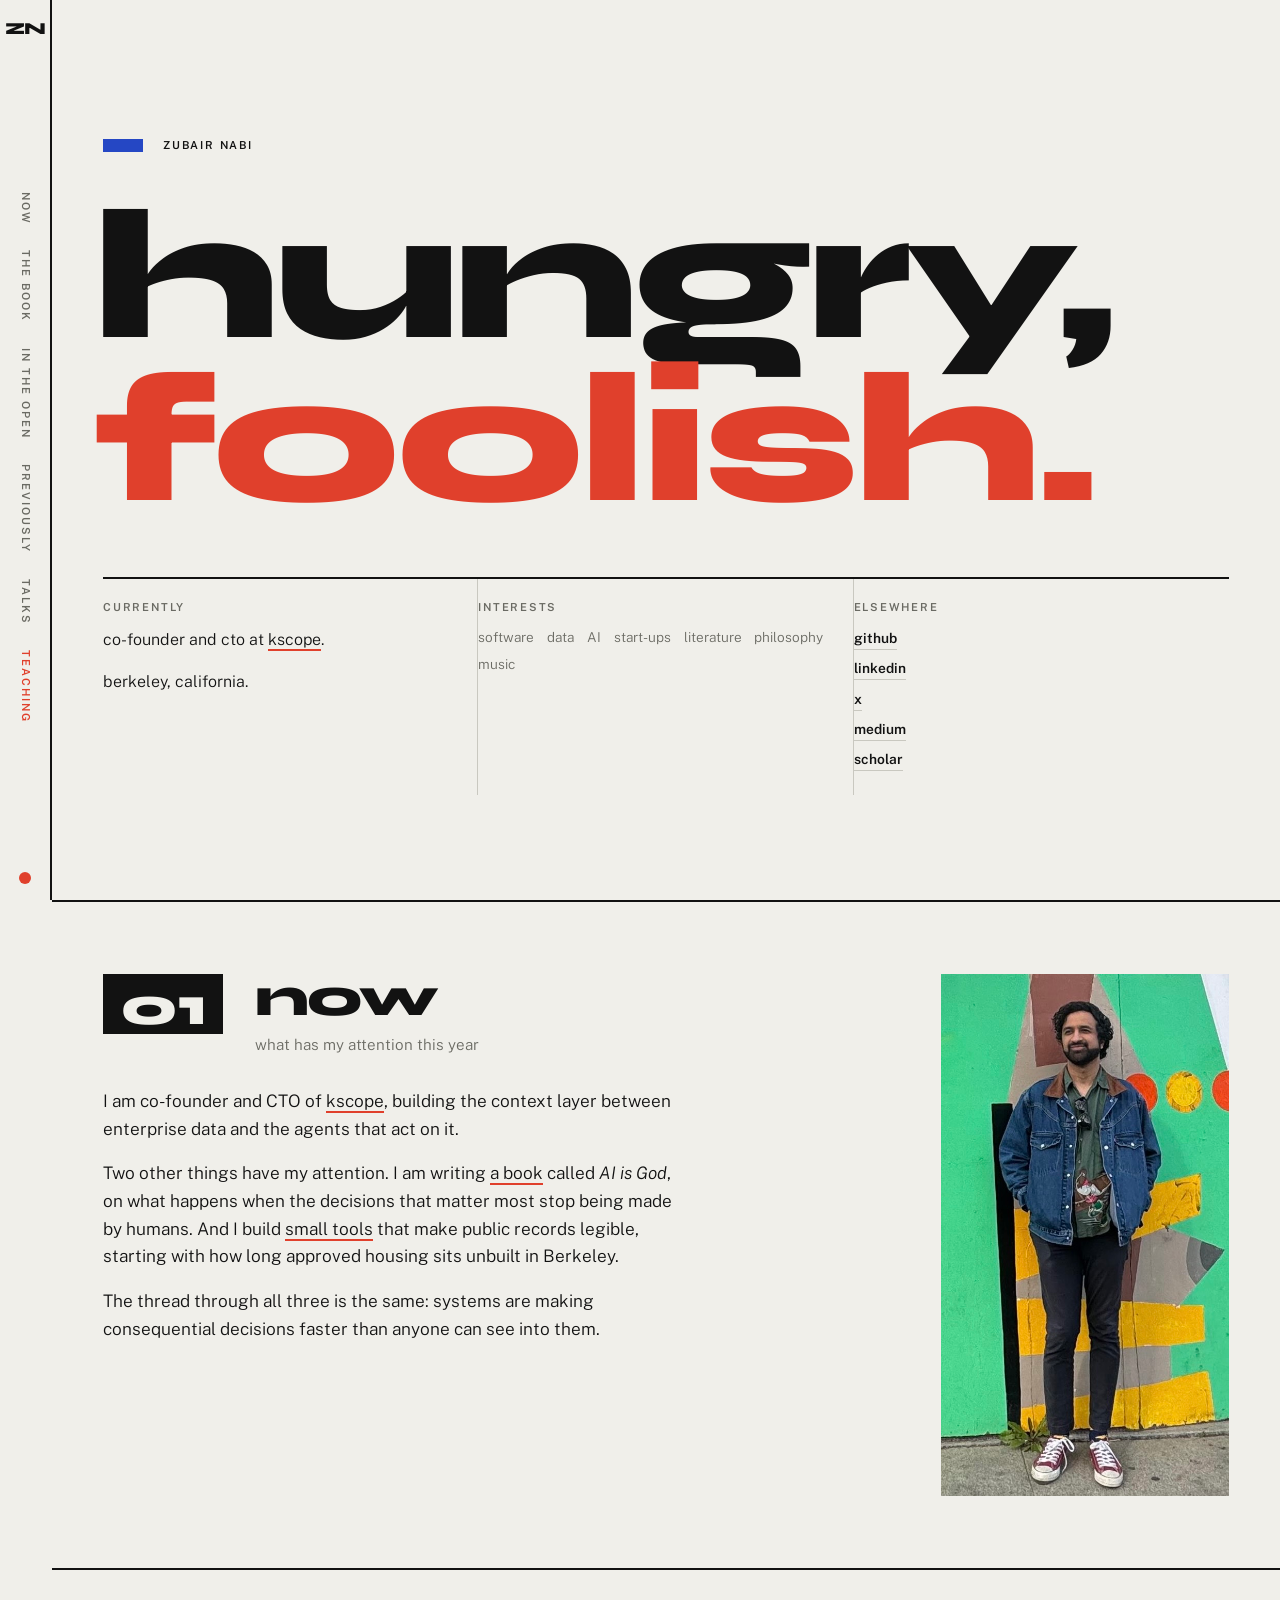
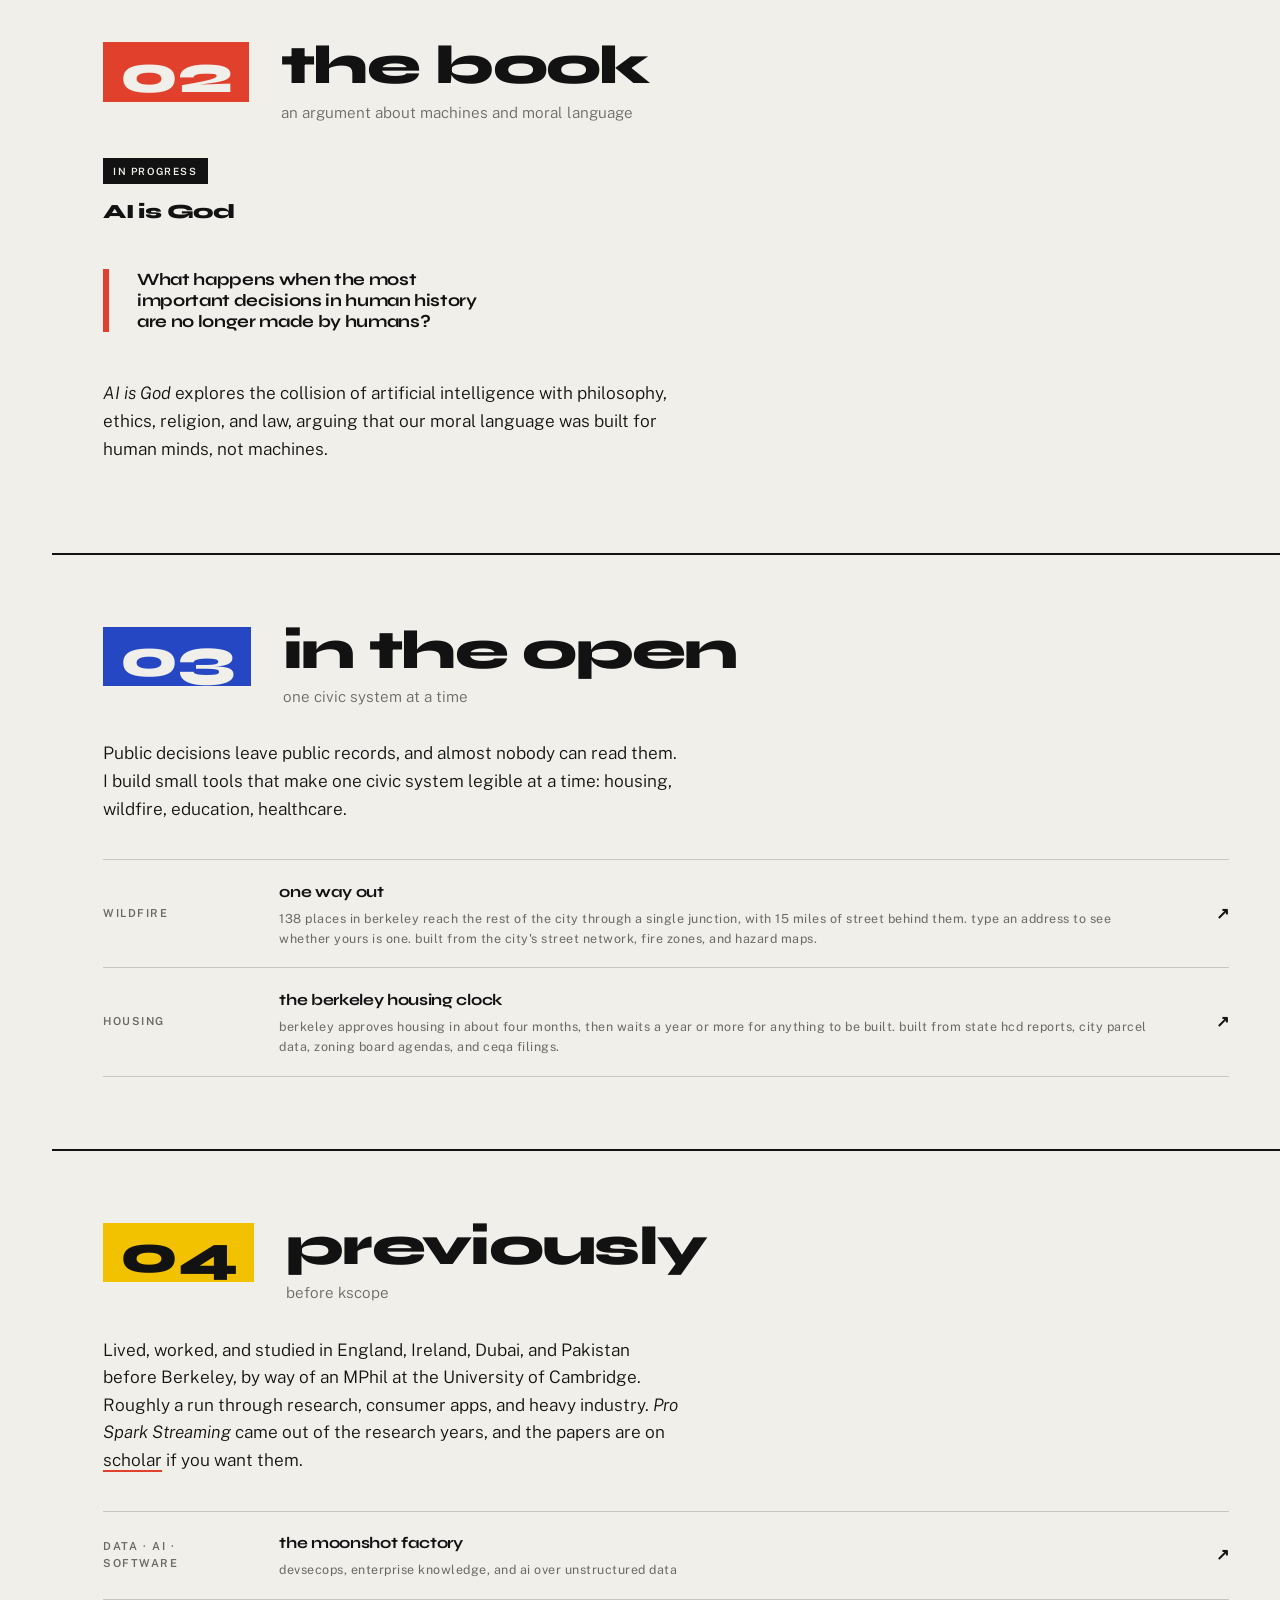
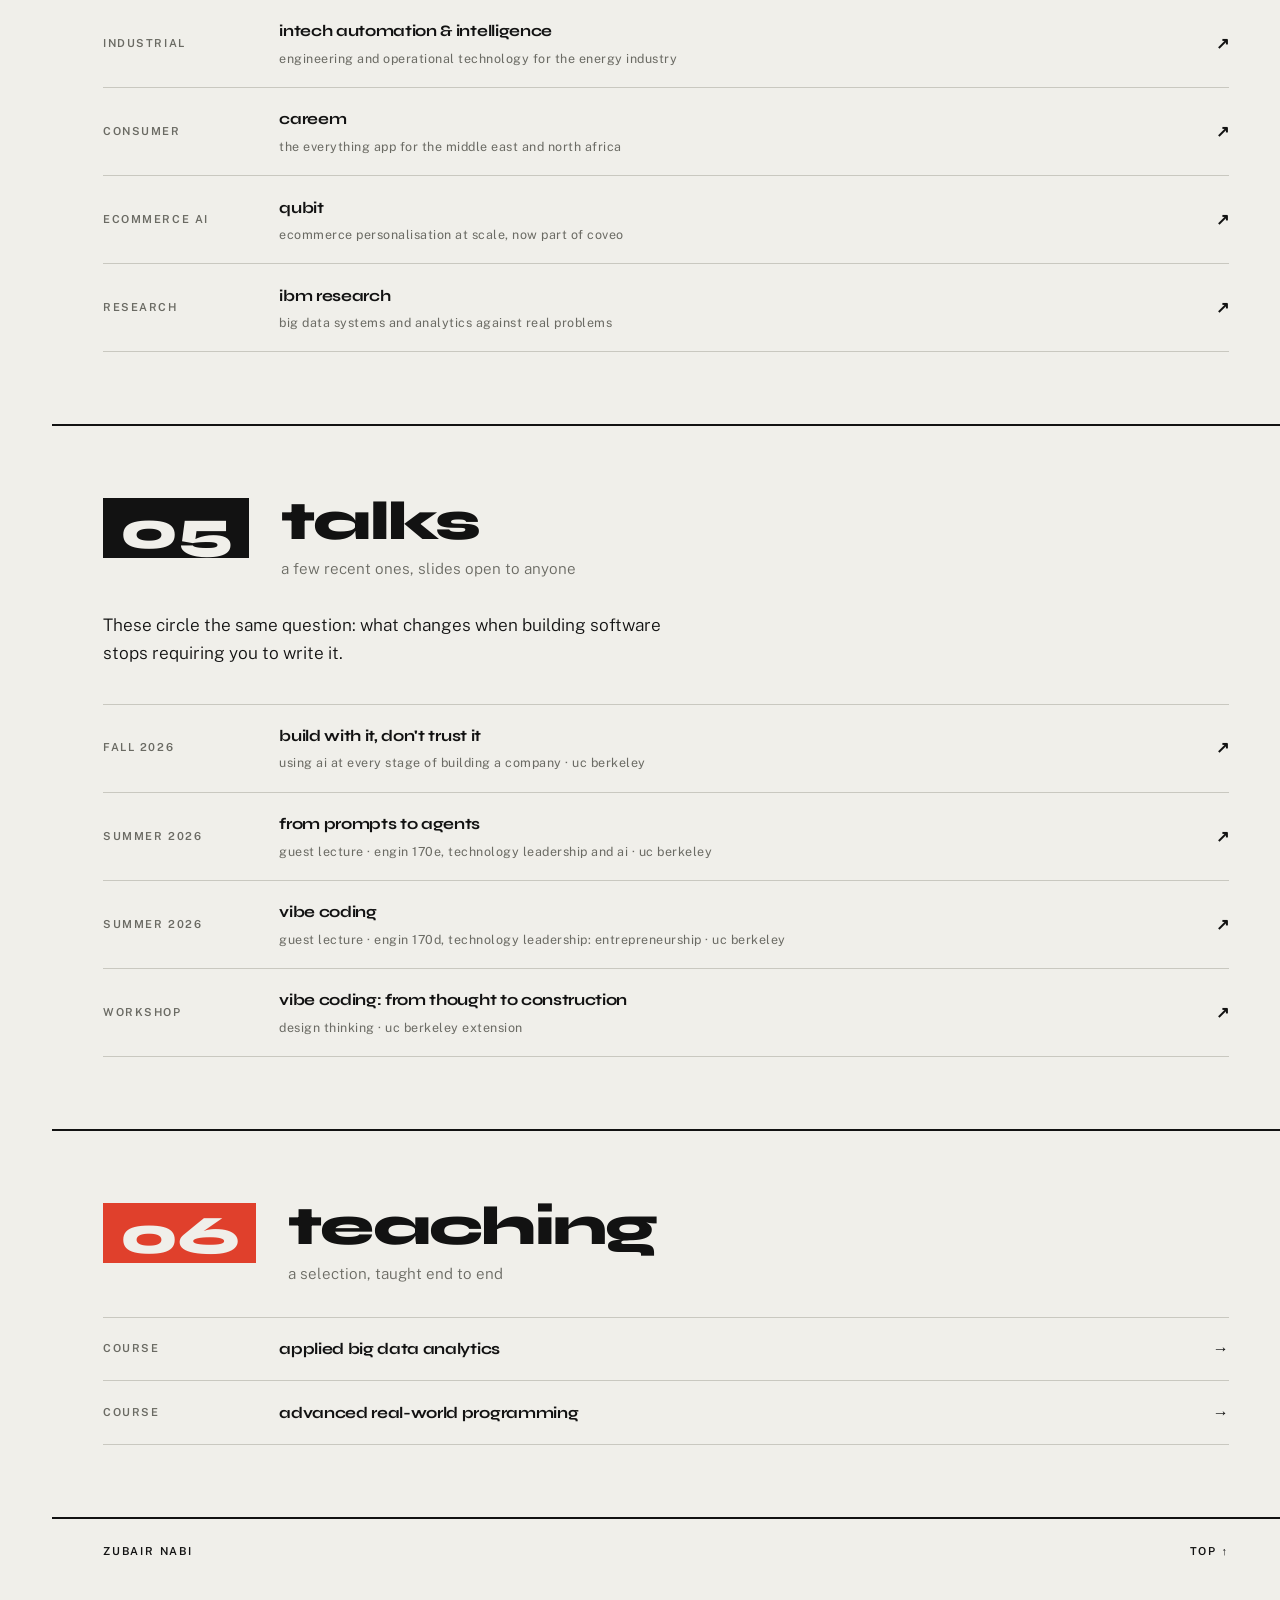
<file: index.html>
<!DOCTYPE html>
<html lang="en">
<head>
  <meta charset="utf-8">
  <meta name="viewport" content="width=device-width, initial-scale=1">
  <title>Zubair Nabi · Co-founder &amp; CTO at Kscope</title>
  <meta name="description" content="Co-founder and CTO of Kscope, building the context layer between enterprise data and the agents that act on it. Writing AI is God. Based in Berkeley, California.">
  <meta name="author" content="Zubair Nabi">

  <link rel="canonical" href="https://zubairnabi.com/">

  <meta property="og:type" content="website">
  <meta property="og:url" content="https://zubairnabi.com/">
  <meta property="og:title" content="Zubair Nabi · Co-founder &amp; CTO at Kscope">
  <meta property="og:description" content="Co-founder and CTO of Kscope, building the context layer between enterprise data and the agents that act on it. Writing AI is God. Based in Berkeley, California.">
  <meta property="og:image" content="https://zubairnabi.com/portrait.jpg">
  <meta property="og:image:alt" content="Zubair Nabi">
  <meta name="twitter:card" content="summary">
  <meta name="twitter:creator" content="@ZubairNabi">

  <link rel="icon" href="data:image/svg+xml,<svg xmlns='http://www.w3.org/2000/svg' viewBox='0 0 32 32'><rect width='32' height='32' fill='%23e0402c'/><circle cx='16' cy='16' r='7' fill='%23121212'/></svg>">

  <link rel="preconnect" href="https://fonts.googleapis.com">
  <link rel="preconnect" href="https://fonts.gstatic.com" crossorigin>
  <link href="https://fonts.googleapis.com/css2?family=Syne:wght@700;800&family=Public+Sans:wght@300;400;600&display=swap" rel="stylesheet">
  <link rel="stylesheet" href="styles.css">
  <script type="application/ld+json">
  {
    "@context": "https://schema.org",
    "@type": "Person",
    "name": "Zubair Nabi",
    "url": "https://zubairnabi.com/",
    "image": "https://zubairnabi.com/portrait.jpg",
    "jobTitle": "Co-founder & CTO",
    "worksFor": {
      "@type": "Organization",
      "name": "Kscope",
      "url": "https://kscope.ai/"
    },
    "homeLocation": {
      "@type": "Place",
      "address": {
        "@type": "PostalAddress",
        "addressLocality": "Berkeley",
        "addressRegion": "CA",
        "addressCountry": "US"
      }
    },
    "alumniOf": {
      "@type": "CollegeOrUniversity",
      "name": "University of Cambridge"
    },
    "knowsAbout": ["Distributed systems", "Machine learning", "Data engineering", "Artificial intelligence"],
    "sameAs": [
      "https://www.linkedin.com/in/zubairnabi/",
      "https://github.com/zubair-nabi",
      "https://x.com/ZubairNabi",
      "https://medium.com/@zubairnabi",
      "https://scholar.google.com/citations?user=T7Es27kAAAAJ&hl=en"
    ]
  }
  </script>

</head>

<body>

<aside class="rail">
  <a href="#top" class="rail__mark">ZN</a>
  <nav>
    <a href="#now" data-short="now">now</a>
    <a href="#book" data-short="book">the book</a>
    <a href="#open" data-short="open">in the open</a>
    <a href="#previously" data-short="prev">previously</a>
    <a href="#talks" data-short="talks">talks</a>
    <a href="#teaching" data-short="teach">teaching</a>
  </nav>
  <span class="rail__dot"></span>
</aside>

<div class="plane" id="top">

  <!-- ===================== hero ===================== -->
  <section class="hero pad">
    <div class="hero__kicker rise rise-1">
      <span class="bl"></span>
      <span class="mono">zubair nabi</span>
    </div>

    <h1 class="rise rise-2">hungry,<span class="l2">foolish.</span></h1>

    <div class="grid3 rise rise-3">
      <div class="cell">
        <h2>currently</h2>
        <p>co-founder and cto at
          <a href="https://kscope.ai/" target="_blank" rel="noopener noreferrer">kscope</a>.</p>
        <p>berkeley, california.</p>
      </div>
      <div class="cell">
        <h2>interests</h2>
        <ul>
          <li>software</li>
          <li>data</li>
          <li>AI</li>
          <li>start-ups</li>
          <li>literature</li>
          <li>philosophy</li>
          <li>music</li>
        </ul>
      </div>
      <div class="cell">
        <h2>elsewhere</h2>
        <div class="soc">
          <a href="https://github.com/zubair-nabi" target="_blank" rel="me noopener noreferrer">github</a>
          <a href="https://www.linkedin.com/in/zubairnabi/" target="_blank" rel="me noopener noreferrer">linkedin</a>
          <a href="https://x.com/ZubairNabi" target="_blank" rel="me noopener noreferrer">x</a>
          <a href="https://medium.com/@zubairnabi" target="_blank" rel="me noopener noreferrer">medium</a>
          <a href="https://scholar.google.com/citations?user=T7Es27kAAAAJ&amp;hl=en" target="_blank" rel="me noopener noreferrer">scholar</a>
        </div>
      </div>
    </div>
  </section>

  <!-- ===================== now ===================== -->
  <section class="block pad" id="now">
    <div class="block__split">
      <div>
        <div class="block__head">
          <span class="block__num">01</span>
          <div class="block__titles">
            <h2>now</h2>
            <p class="deck">what has my attention this year</p>
          </div>
        </div>
        <div class="block__copy reveal">
      <p>I am co-founder and CTO of
        <a href="https://kscope.ai/" target="_blank" rel="noopener noreferrer">kscope</a>,
        building the context layer between enterprise data and the agents that act on it.</p>
      <p>Two other things have my attention. I am writing
        <a href="#book">a book</a> called <em>AI is God</em>, on what happens when the decisions
        that matter most stop being made by humans. And I build
        <a href="#open">small tools</a> that make public records legible, starting with how long
        approved housing sits unbuilt in Berkeley.</p>
      <p>The thread through all three is the same: systems are making consequential decisions
        faster than anyone can see into them.</p>
        </div>
      </div>

      <img class="portrait reveal" src="portrait.jpg" alt="Zubair Nabi"
           width="558" height="1012" loading="lazy" decoding="async">
    </div>
  </section>

  <!-- ===================== the book ===================== -->
  <section class="block block--red pad" id="book">
    <div class="block__head">
      <span class="block__num">02</span>
      <div class="block__titles">
        <h2>the book</h2>
        <p class="deck">an argument about machines and moral language</p>
      </div>
    </div>
    <div class="block__copy reveal">
      <span class="status">in progress</span>
      <h3 class="work__title">AI is God</h3>

      <blockquote class="pullquote">
        What happens when the most important decisions in human history are no longer made by
        humans?
      </blockquote>

      <p><em>AI is God</em> explores the collision of artificial intelligence with philosophy,
        ethics, religion, and law, arguing that our moral language was built for human minds, not
        machines.</p>
    </div>
  </section>

  <!-- ===================== in the open ===================== -->
  <section class="block block--blue pad" id="open">
    <div class="block__head">
      <span class="block__num">03</span>
      <div class="block__titles">
        <h2>in the open</h2>
        <p class="deck">one civic system at a time</p>
      </div>
    </div>
    <div class="block__copy reveal">
      <p>Public decisions leave public records, and almost nobody can read them. I build small
        tools that make one civic system legible at a time: housing, wildfire, education,
        healthcare.</p>
    </div>
    <div class="list reveal">
      <a class="row" href="https://zubair-nabi.github.io/berkeley-hills-fire-access/"
         target="_blank" rel="noopener noreferrer">
        <span class="row__k">wildfire</span>
        <span>
          <span class="row__t">one way out</span>
          <span class="row__s">138 places in berkeley reach the rest of the city through a single
            junction, with 15 miles of street behind them. type an address to see whether yours is
            one. built from the city's street network, fire zones, and hazard maps.</span>
        </span>
        <span class="row__a" aria-hidden="true">↗</span>
      </a>
      <a class="row" href="https://zubair-nabi.github.io/berkeley-housing-clock/"
         target="_blank" rel="noopener noreferrer">
        <span class="row__k">housing</span>
        <span>
          <span class="row__t">the berkeley housing clock</span>
          <span class="row__s">berkeley approves housing in about four months, then waits a year or
            more for anything to be built. built from state hcd reports, city parcel data, zoning
            board agendas, and ceqa filings.</span>
        </span>
        <span class="row__a" aria-hidden="true">↗</span>
      </a>
    </div>
  </section>

  <!-- ===================== previously ===================== -->
  <section class="block block--yellow pad" id="previously">
    <div class="block__head">
      <span class="block__num">04</span>
      <div class="block__titles">
        <h2>previously</h2>
        <p class="deck">before kscope</p>
      </div>
    </div>
    <div class="block__copy reveal">
      <p>Lived, worked, and studied in England, Ireland, Dubai, and Pakistan before Berkeley, by way
        of an MPhil at the University of Cambridge. Roughly a run through research, consumer apps,
        and heavy industry. <em>Pro Spark Streaming</em> came out of the research years, and the
        papers are on
        <a href="https://scholar.google.com/citations?user=T7Es27kAAAAJ&amp;hl=en" target="_blank" rel="me noopener noreferrer">scholar</a>
        if you want them.</p>
    </div>
    <div class="list reveal">
      <a class="row" href="https://www.themoonshotfactory.com/" target="_blank" rel="noopener noreferrer">
        <span class="row__k">data · ai · software</span>
        <span>
          <span class="row__t">the moonshot factory</span>
          <span class="row__s">devsecops, enterprise knowledge, and ai over unstructured data</span>
        </span>
        <span class="row__a" aria-hidden="true">↗</span>
      </a>
      <a class="row" href="https://www.intechww.com/" target="_blank" rel="noopener noreferrer">
        <span class="row__k">industrial</span>
        <span>
          <span class="row__t">intech automation &amp; intelligence</span>
          <span class="row__s">engineering and operational technology for the energy industry</span>
        </span>
        <span class="row__a" aria-hidden="true">↗</span>
      </a>
      <a class="row" href="https://www.careem.com/" target="_blank" rel="noopener noreferrer">
        <span class="row__k">consumer</span>
        <span>
          <span class="row__t">careem</span>
          <span class="row__s">the everything app for the middle east and north africa</span>
        </span>
        <span class="row__a" aria-hidden="true">↗</span>
      </a>
      <a class="row" href="https://www.coveo.com/en/qubit" target="_blank" rel="noopener noreferrer">
        <span class="row__k">ecommerce ai</span>
        <span>
          <span class="row__t">qubit</span>
          <span class="row__s">ecommerce personalisation at scale, now part of coveo</span>
        </span>
        <span class="row__a" aria-hidden="true">↗</span>
      </a>
      <a class="row" href="https://scholar.google.com/citations?user=T7Es27kAAAAJ&amp;hl=en" target="_blank" rel="noopener noreferrer">
        <span class="row__k">research</span>
        <span>
          <span class="row__t">ibm research</span>
          <span class="row__s">big data systems and analytics against real problems</span>
        </span>
        <span class="row__a" aria-hidden="true">↗</span>
      </a>
    </div>
  </section>

  <!-- ===================== talks ===================== -->
  <section class="block pad" id="talks">
    <div class="block__head">
      <span class="block__num">05</span>
      <div class="block__titles">
        <h2>talks</h2>
        <p class="deck">a few recent ones, slides open to anyone</p>
      </div>
    </div>
    <div class="block__copy reveal">
      <p>These circle the same question: what changes when building software stops requiring you to
        write it.</p>
    </div>
    <div class="list reveal">
      <a class="row" href="https://docs.google.com/presentation/d/1o01bXzHnia042qx923OfEDy-m4ojmRnZ"
         target="_blank" rel="noopener noreferrer">
        <span class="row__k">fall 2026</span>
        <span>
          <span class="row__t">build with it, don't trust it</span>
          <span class="row__s">using ai at every stage of building a company · uc berkeley</span>
        </span>
        <span class="row__a" aria-hidden="true">↗</span>
      </a>
      <a class="row" href="https://docs.google.com/presentation/d/1kKRpRAzMIIb2G78lqf-0lO4TJeabHjSl"
         target="_blank" rel="noopener noreferrer">
        <span class="row__k">summer 2026</span>
        <span>
          <span class="row__t">from prompts to agents</span>
          <span class="row__s">guest lecture · engin 170e, technology leadership and ai · uc berkeley</span>
        </span>
        <span class="row__a" aria-hidden="true">↗</span>
      </a>
      <a class="row" href="https://docs.google.com/presentation/d/1H-HG7JNzhq8NMmWze_hy8EWA8aM74oE-"
         target="_blank" rel="noopener noreferrer">
        <span class="row__k">summer 2026</span>
        <span>
          <span class="row__t">vibe coding</span>
          <span class="row__s">guest lecture · engin 170d, technology leadership: entrepreneurship · uc berkeley</span>
        </span>
        <span class="row__a" aria-hidden="true">↗</span>
      </a>
      <a class="row" href="https://docs.google.com/presentation/d/1suHxmP3NYIbKHty3qEcDJ8adaH85x_5V"
         target="_blank" rel="noopener noreferrer">
        <span class="row__k">workshop</span>
        <span>
          <span class="row__t">vibe coding: from thought to construction</span>
          <span class="row__s">design thinking · uc berkeley extension</span>
        </span>
        <span class="row__a" aria-hidden="true">↗</span>
      </a>
    </div>
  </section>

  <!-- ===================== teaching ===================== -->
  <section class="block block--red pad" id="teaching">
    <div class="block__head">
      <span class="block__num">06</span>
      <div class="block__titles">
        <h2>teaching</h2>
        <p class="deck">a selection, taught end to end</p>
      </div>
    </div>
    <div class="list reveal">
      <a class="row" href="teaching.html#applied-big-data">
        <span class="row__k">course</span>
        <span class="row__t">applied big data analytics</span>
        <span class="row__a" aria-hidden="true">→</span>
      </a>
      <a class="row" href="teaching.html#advanced-real-world-programming">
        <span class="row__k">course</span>
        <span class="row__t">advanced real-world programming</span>
        <span class="row__a" aria-hidden="true">→</span>
      </a>
    </div>
  </section>

  <div class="base pad mono">
    <span>zubair nabi</span>
    <a href="#top">top ↑</a>
  </div>

</div>

<script>
  (function () {
    if (!('IntersectionObserver' in window)) {
      document.querySelectorAll('.reveal').forEach(function (el) { el.classList.add('in'); });
      return;
    }

    var revealer = new IntersectionObserver(function (entries) {
      entries.forEach(function (entry) {
        if (entry.isIntersecting) {
          entry.target.classList.add('in');
          revealer.unobserve(entry.target);
        }
      });
    }, { rootMargin: '0px 0px -12% 0px' });
    document.querySelectorAll('.reveal').forEach(function (el) { revealer.observe(el); });

    var links = {};
    document.querySelectorAll('.rail nav a[href^="#"]').forEach(function (a) {
      links[a.getAttribute('href').slice(1)] = a;
    });
    var spy = new IntersectionObserver(function (entries) {
      entries.forEach(function (entry) {
        var link = links[entry.target.id];
        if (link && entry.isIntersecting) {
          Object.keys(links).forEach(function (k) { links[k].classList.remove('is-active'); });
          link.classList.add('is-active');
        }
      });
    }, { rootMargin: '-45% 0px -50% 0px' });
    document.querySelectorAll('section[id]').forEach(function (s) { spy.observe(s); });
  })();
</script>

</body>
</html>
</file>
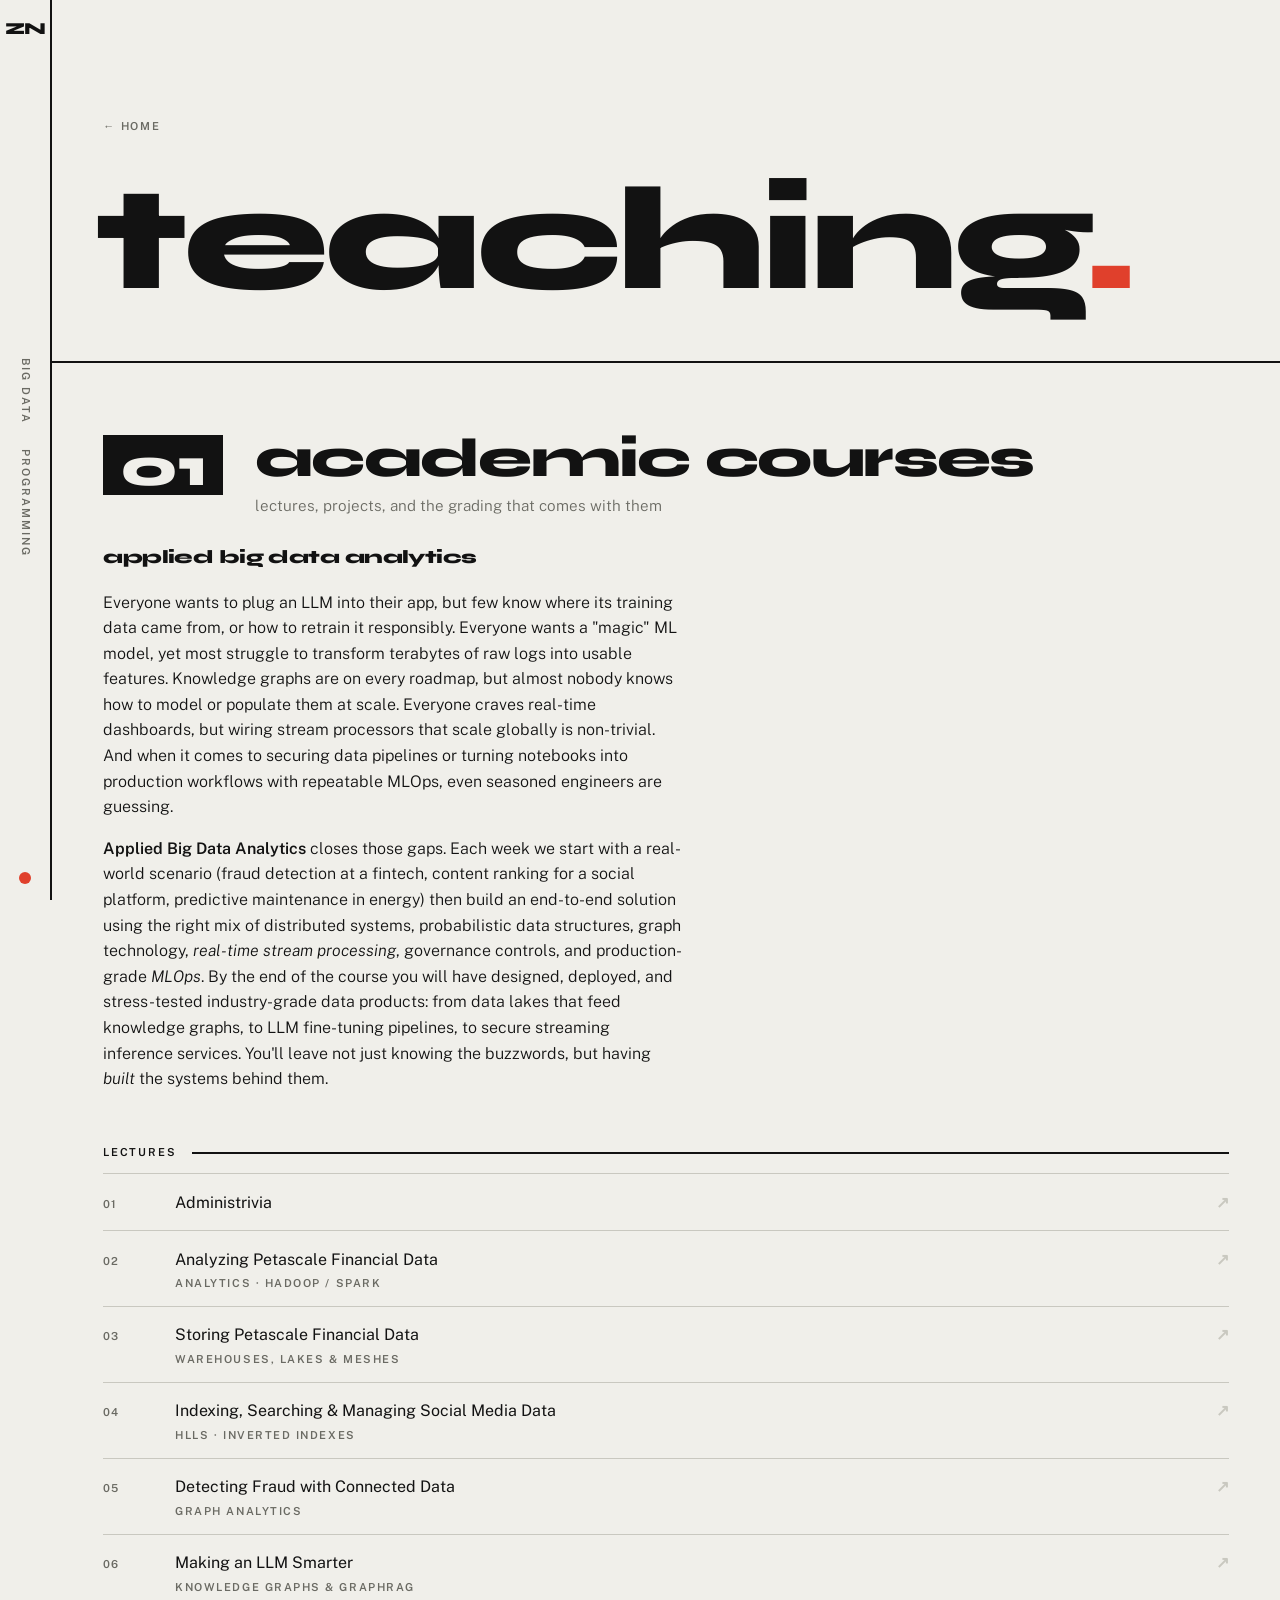
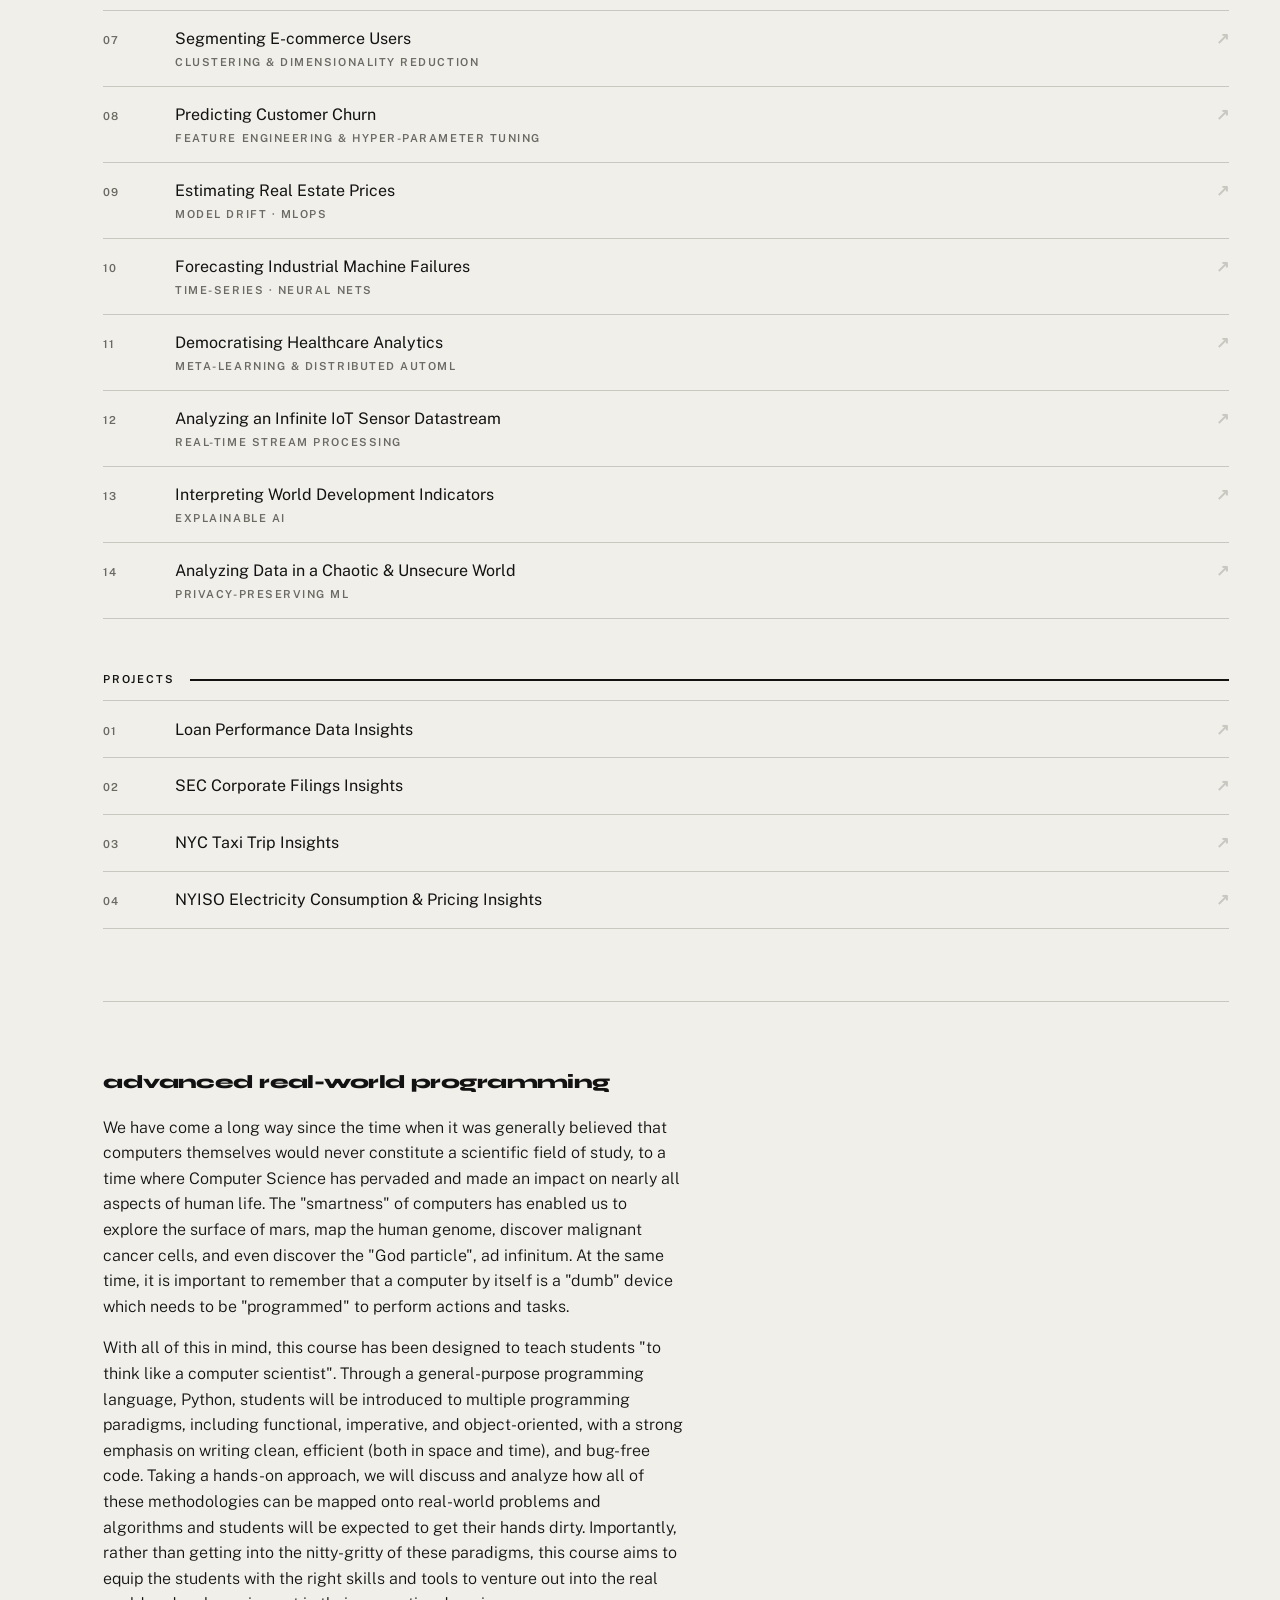
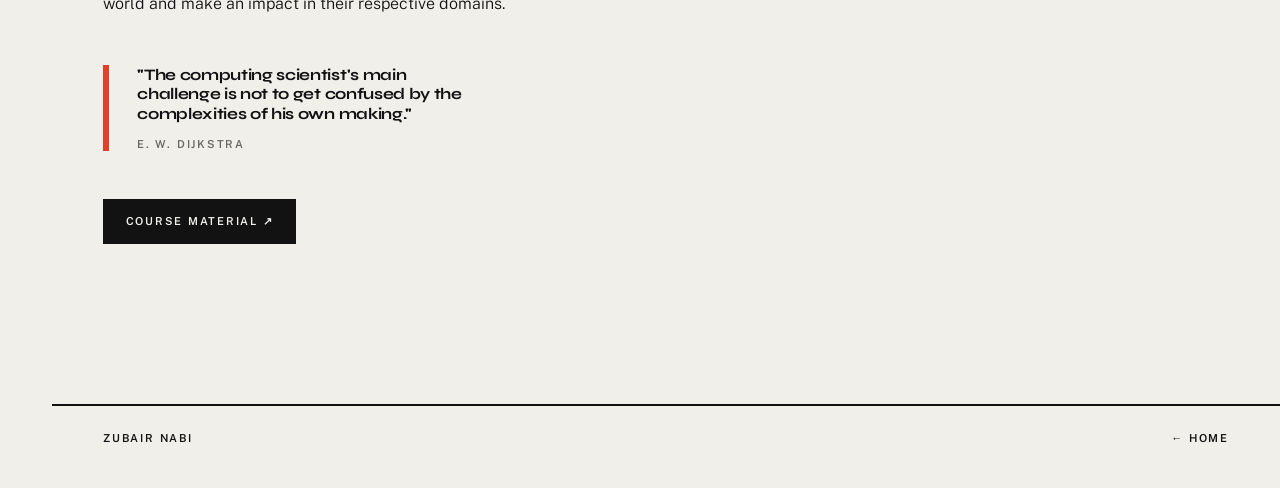
<file: courses.html>
<!DOCTYPE html>
<html lang="en">
<head>
  <meta charset="utf-8">
  <meta http-equiv="refresh" content="0; url=teaching.html">
  <meta name="robots" content="noindex">
  <link rel="canonical" href="https://zubairnabi.com/teaching.html">
  <title>Redirecting...</title>
  <script>
    window.location.href = "teaching.html";
  </script>
</head>
<body>
  <p>Redirecting to <a href="teaching.html">teaching page</a>...</p>
</body>
</html>
</file>
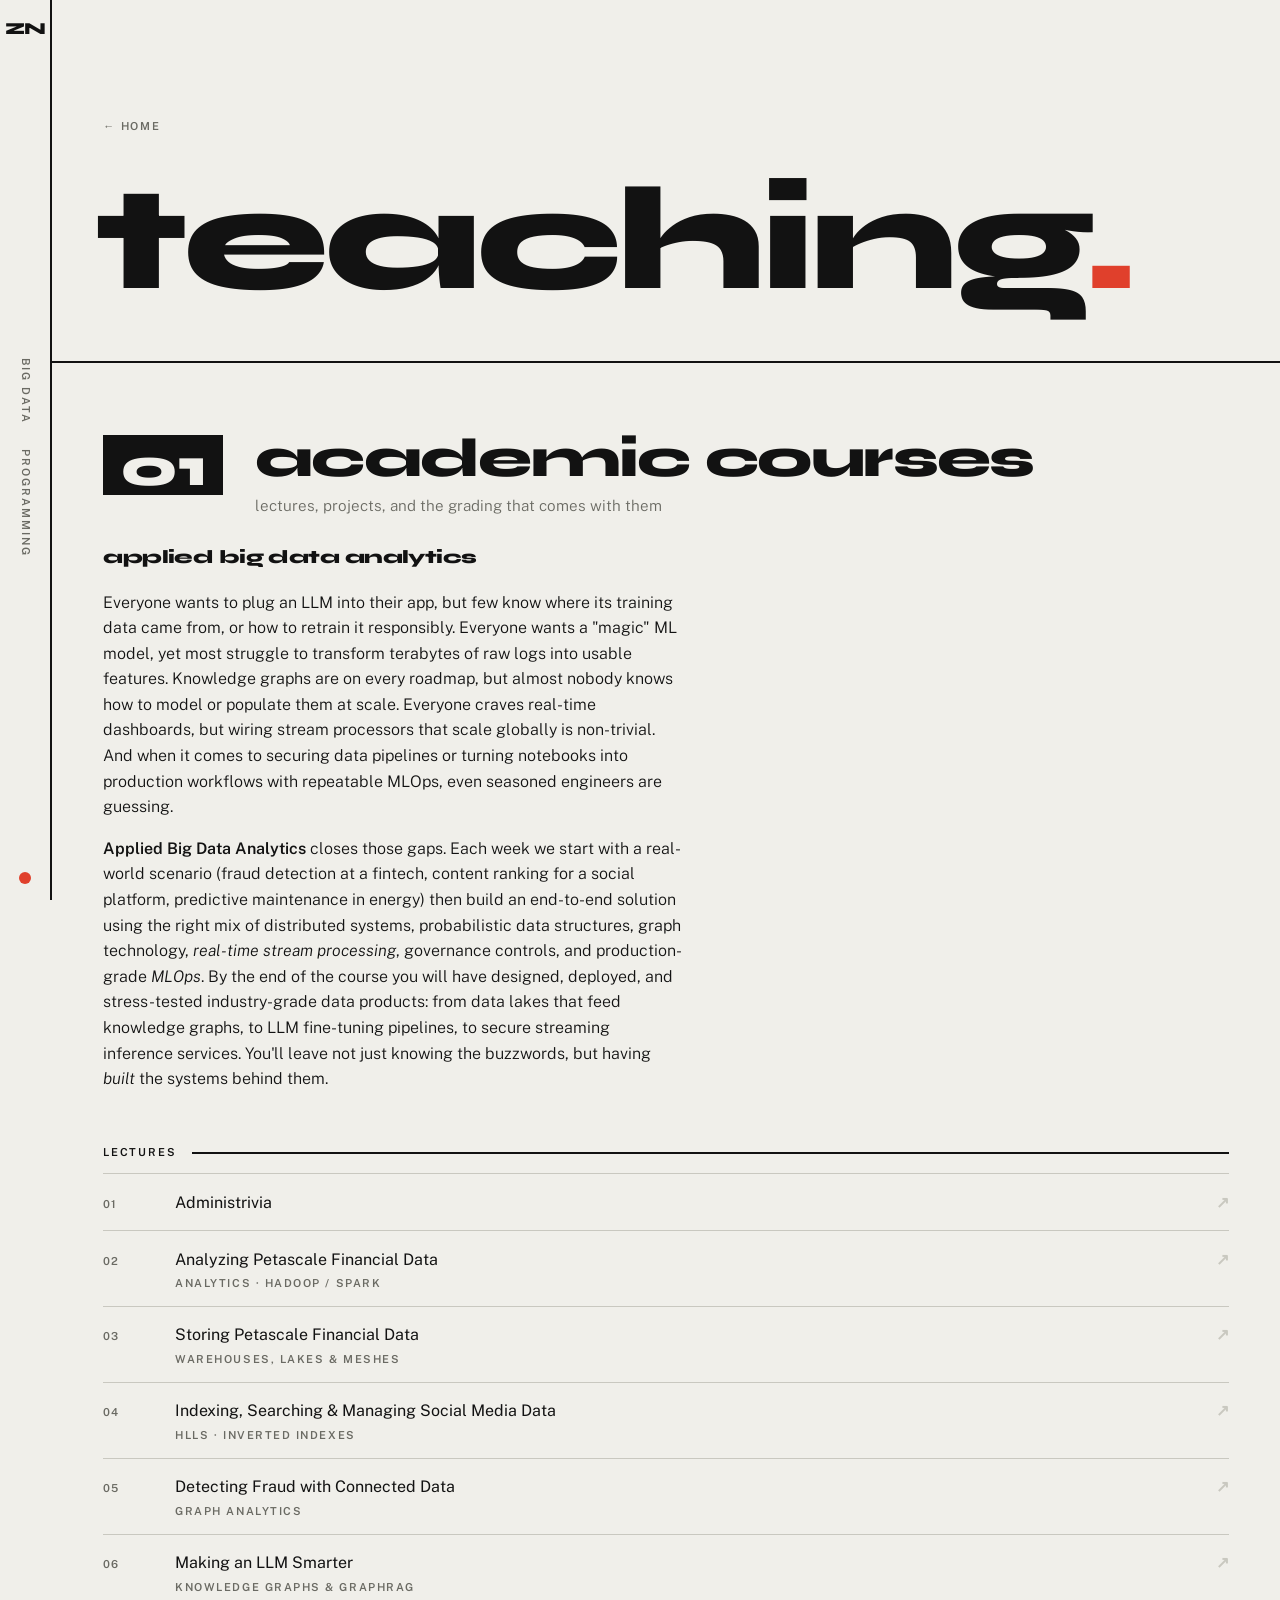
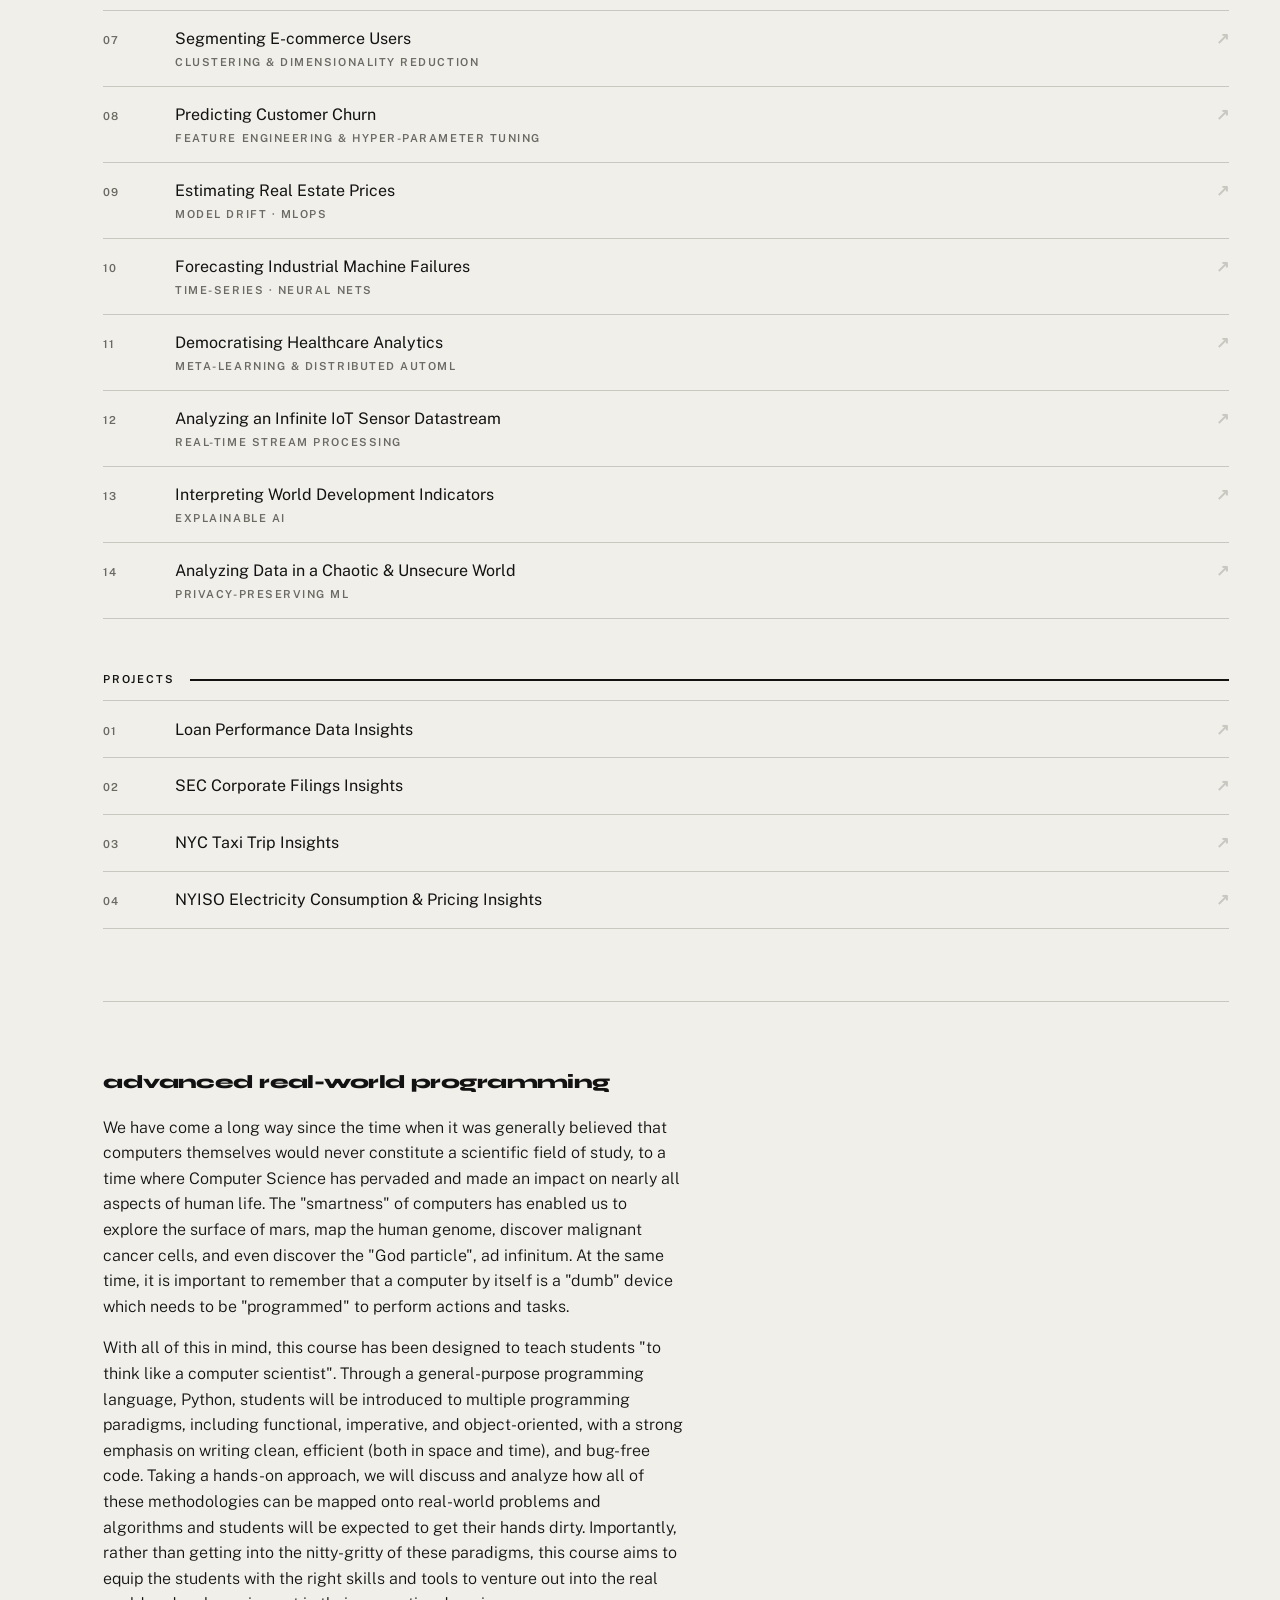
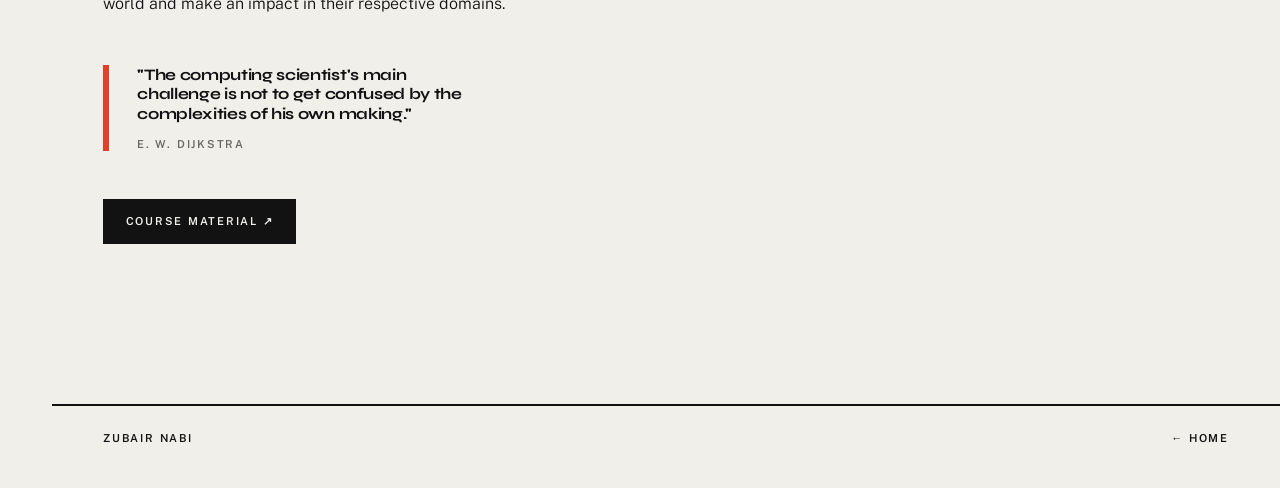
<file: teaching.html>
<!DOCTYPE html>
<html lang="en">
<head>
  <meta charset="utf-8">
  <meta name="viewport" content="width=device-width, initial-scale=1">
  <title>Teaching · Zubair Nabi</title>
  <meta name="description" content="Graduate courses by Zubair Nabi: Applied Big Data Analytics and Advanced Real-World Programming. Lecture slides and projects, all public.">

  <link rel="canonical" href="https://zubairnabi.com/teaching.html">

  <meta property="og:type" content="website">
  <meta property="og:url" content="https://zubairnabi.com/teaching.html">
  <meta property="og:title" content="Teaching · Zubair Nabi">
  <meta property="og:description" content="Graduate courses by Zubair Nabi: Applied Big Data Analytics and Advanced Real-World Programming. Lecture slides and projects, all public.">
  <meta property="og:image" content="https://zubairnabi.com/portrait.jpg">
  <meta property="og:image:alt" content="Zubair Nabi">
  <meta name="twitter:card" content="summary">
  <meta name="twitter:creator" content="@ZubairNabi">

  <link rel="icon" href="data:image/svg+xml,<svg xmlns='http://www.w3.org/2000/svg' viewBox='0 0 32 32'><rect width='32' height='32' fill='%23e0402c'/><circle cx='16' cy='16' r='7' fill='%23121212'/></svg>">

  <link rel="preconnect" href="https://fonts.googleapis.com">
  <link rel="preconnect" href="https://fonts.gstatic.com" crossorigin>
  <link href="https://fonts.googleapis.com/css2?family=Syne:wght@700;800&family=Public+Sans:wght@300;400;600&display=swap" rel="stylesheet">
  <link rel="stylesheet" href="styles.css">
</head>

<body>

<aside class="rail">
  <a href="index.html" class="rail__mark">ZN</a>
  <nav>
    <a href="#applied-big-data" data-short="data">big data</a>
    <a href="#advanced-real-world-programming" data-short="code">programming</a>
  </nav>
  <span class="rail__dot"></span>
</aside>

<div class="plane" id="top">

  <section class="page-head pad">
    <a href="index.html" class="back rise rise-1">← home</a>
    <h1 class="rise rise-2">teaching<span class="dot">.</span></h1>
  </section>

  <!-- ===================== courses ===================== -->
  <section class="block pad" id="courses">
    <div class="block__head">
      <span class="block__num">01</span>
      <div class="block__titles">
        <h2>academic courses</h2>
        <p class="deck">lectures, projects, and the grading that comes with them</p>
      </div>
    </div>

    <div class="reveal">

      <!-- ---------- applied big data analytics ---------- -->
      <article class="course" id="applied-big-data">
        <h3>applied big data analytics</h3>

        <div class="course__body">
          <p>
            Everyone wants to plug an LLM into their app, but few know where its training data came
            from, or how to retrain it responsibly. Everyone wants a "magic" ML model, yet most
            struggle to transform terabytes of raw logs into usable features.
            Knowledge&nbsp;graphs are on every roadmap, but almost nobody knows how to model or
            populate them at scale. Everyone craves real-time dashboards, but wiring stream
            processors that scale globally is non-trivial. And when it comes to securing data
            pipelines or turning notebooks into production workflows with repeatable MLOps, even
            seasoned engineers are guessing.
          </p>
          <p>
            <strong>Applied Big Data Analytics</strong> closes those gaps. Each week we start with a
            real-world scenario (fraud detection at a fintech, content ranking for a social
            platform, predictive maintenance in energy) then build an end-to-end solution using the
            right mix of distributed systems, probabilistic data structures, graph technology,
            <em>real-time stream processing</em>, governance controls, and production-grade
            <em>MLOps</em>. By the end of the course you will have designed, deployed, and
            stress-tested industry-grade data products: from data lakes that feed knowledge graphs,
            to LLM fine-tuning pipelines, to secure streaming inference services. You'll leave not
            just knowing the buzzwords, but having <em>built</em> the systems behind them.
          </p>
        </div>

        <div class="subhead"><span class="mono">lectures</span></div>
        <ol class="numbered">
          <li><a href="https://docs.google.com/presentation/d/1jVdviKlwfaVXi4spZ9gPk7TuyjYAynwC/edit?usp=sharing" target="_blank" rel="noopener noreferrer"><span class="t">Administrivia</span></a></li>
          <li><a href="https://docs.google.com/presentation/d/11-KaAIS99NTslVC2mG4n-k9zDSL923eT/edit?usp=sharing" target="_blank" rel="noopener noreferrer"><span class="t">Analyzing Petascale Financial Data<em>analytics · Hadoop / Spark</em></span></a></li>
          <li><a href="https://docs.google.com/presentation/d/1_husZCXQI8SYrV80ZaEPaqzU_-KKKMdq/edit?usp=sharing" target="_blank" rel="noopener noreferrer"><span class="t">Storing Petascale Financial Data<em>warehouses, lakes &amp; meshes</em></span></a></li>
          <li><a href="https://docs.google.com/presentation/d/1sE2hW1Bs7Ox1AQ4_qmiUEooXRoVdyQLV/edit?usp=sharing" target="_blank" rel="noopener noreferrer"><span class="t">Indexing, Searching &amp; Managing Social Media Data<em>HLLs · inverted indexes</em></span></a></li>
          <li><a href="https://docs.google.com/presentation/d/1SR7hAgUQrg6LdKoaqucOmzcolQ7xAHsP/edit?usp=sharing" target="_blank" rel="noopener noreferrer"><span class="t">Detecting Fraud with Connected Data<em>graph analytics</em></span></a></li>
          <li><a href="https://docs.google.com/presentation/d/1-hHCHLF9SYC_FjiA7Z3_JmNSSlKxypeU/edit?usp=sharing" target="_blank" rel="noopener noreferrer"><span class="t">Making an LLM Smarter<em>knowledge graphs &amp; GraphRAG</em></span></a></li>
          <li><a href="https://docs.google.com/presentation/d/1D9ecICE08GE5FATpMjX-NJBqn7I-h3Ut/edit?usp=sharing" target="_blank" rel="noopener noreferrer"><span class="t">Segmenting E-commerce Users<em>clustering &amp; dimensionality reduction</em></span></a></li>
          <li><a href="https://docs.google.com/presentation/d/12s111eNNixlNKlV3snmKTglpbYM6oHoN/edit?usp=sharing" target="_blank" rel="noopener noreferrer"><span class="t">Predicting Customer Churn<em>feature engineering &amp; hyper-parameter tuning</em></span></a></li>
          <li><a href="https://docs.google.com/presentation/d/1hH2Hwg0YGcdQB079qyt5BsDO1_mHNmW9/edit?usp=sharing" target="_blank" rel="noopener noreferrer"><span class="t">Estimating Real Estate Prices<em>model drift · MLOps</em></span></a></li>
          <li><a href="https://docs.google.com/presentation/d/1LTGH7VFc021K3H-hcaTL3fOXvyS4n1EC/edit?usp=sharing" target="_blank" rel="noopener noreferrer"><span class="t">Forecasting Industrial Machine Failures<em>time-series · neural nets</em></span></a></li>
          <li><a href="https://docs.google.com/presentation/d/1tg4Q-NsdfFQGWuyZW_p8Qgl726CDDc3b/edit?usp=sharing" target="_blank" rel="noopener noreferrer"><span class="t">Democratising Healthcare Analytics<em>meta-learning &amp; distributed AutoML</em></span></a></li>
          <li><a href="https://docs.google.com/presentation/d/19f23ohHiGExoLJrM54wTtyLvH-4r_U96/edit?usp=sharing" target="_blank" rel="noopener noreferrer"><span class="t">Analyzing an Infinite IoT Sensor Datastream<em>real-time stream processing</em></span></a></li>
          <li><a href="https://docs.google.com/presentation/d/1okT_5QbGezc5LdYqmuus1DDtPDzvY5Bb/edit?usp=sharing" target="_blank" rel="noopener noreferrer"><span class="t">Interpreting World Development Indicators<em>explainable AI</em></span></a></li>
          <li><a href="https://docs.google.com/presentation/d/12LwfDB1iOM09pPskxoQ0T0njm7zLHSDa/edit?usp=sharing" target="_blank" rel="noopener noreferrer"><span class="t">Analyzing Data in a Chaotic &amp; Unsecure World<em>privacy-preserving ML</em></span></a></li>
        </ol>

        <div class="subhead"><span class="mono">projects</span></div>
        <ol class="numbered">
          <li><a href="https://docs.google.com/document/d/1RYOejQwSxnKJX_IIzEseZxQAkuPwPQ4M/edit?usp=sharing&amp;ouid=115686932443554238260&amp;rtpof=true&amp;sd=true" target="_blank" rel="noopener noreferrer"><span class="t">Loan Performance Data Insights</span></a></li>
          <li><a href="https://docs.google.com/document/d/1qweYXazahUIIJ7gveDqfn3kYr2IaQXmU/edit?usp=sharing&amp;ouid=115686932443554238260&amp;rtpof=true&amp;sd=true" target="_blank" rel="noopener noreferrer"><span class="t">SEC Corporate Filings Insights</span></a></li>
          <li><a href="https://docs.google.com/document/d/1XGYbJibiMt9s_7SJ9DeJnmTW-KsT6CFj/edit?usp=sharing&amp;ouid=115686932443554238260&amp;rtpof=true&amp;sd=true" target="_blank" rel="noopener noreferrer"><span class="t">NYC Taxi Trip Insights</span></a></li>
          <li><a href="https://docs.google.com/document/d/1-bpfQw_rlfHUfWkQyWwmPYfMuy931SpU/edit?usp=sharing&amp;ouid=115686932443554238260&amp;rtpof=true&amp;sd=true" target="_blank" rel="noopener noreferrer"><span class="t">NYISO Electricity Consumption &amp; Pricing Insights</span></a></li>
        </ol>
      </article>

      <!-- ---------- advanced real-world programming ---------- -->
      <article class="course" id="advanced-real-world-programming">
        <h3>advanced real-world programming</h3>

        <div class="course__body">
          <p>
            We have come a long way since the time when it was generally believed that computers
            themselves would never constitute a scientific field of study, to a time where Computer
            Science has pervaded and made an impact on nearly all aspects of human life. The
            "smartness" of computers has enabled us to explore the surface of mars, map the human
            genome, discover malignant cancer cells, and even discover the "God particle", ad
            infinitum. At the same time, it is important to remember that a computer by itself is a
            "dumb" device which needs to be "programmed" to perform actions and tasks.
          </p>

          <p>
            With all of this in mind, this course has been designed to teach students "to think like
            a computer scientist". Through a general-purpose programming language, Python, students
            will be introduced to multiple programming paradigms, including functional, imperative,
            and object-oriented, with a strong emphasis on writing clean, efficient (both in space
            and time), and bug-free code. Taking a hands-on approach, we will discuss and analyze
            how all of these methodologies can be mapped onto real-world problems and algorithms and
            students will be expected to get their hands dirty. Importantly, rather than getting
            into the nitty-gritty of these paradigms, this course aims to equip the students with
            the right skills and tools to venture out into the real world and make an impact in
            their respective domains.
          </p>

          <blockquote class="pullquote">
            "The computing scientist's main challenge is not to get confused by the complexities of
            his own making."
            <footer>E. W. Dijkstra</footer>
          </blockquote>

          <p style="margin-top:2rem">
            <a href="https://sites.google.com/site/arwpspring13/advanced-real-world-programming" class="btn" target="_blank" rel="noopener noreferrer">course material ↗</a>
          </p>
        </div>
      </article>

    </div>
  </section>



  <div class="base pad mono">
    <span>zubair nabi</span>
    <a href="index.html">← home</a>
  </div>

</div>

<script>
  (function () {
    if (!('IntersectionObserver' in window)) {
      document.querySelectorAll('.reveal').forEach(function (el) { el.classList.add('in'); });
      return;
    }

    var revealer = new IntersectionObserver(function (entries) {
      entries.forEach(function (entry) {
        if (entry.isIntersecting) {
          entry.target.classList.add('in');
          revealer.unobserve(entry.target);
        }
      });
    }, { rootMargin: '0px 0px -10% 0px' });
    document.querySelectorAll('.reveal').forEach(function (el) { revealer.observe(el); });

    var links = {};
    document.querySelectorAll('.rail nav a[href^="#"]').forEach(function (a) {
      links[a.getAttribute('href').slice(1)] = a;
    });
    var spy = new IntersectionObserver(function (entries) {
      entries.forEach(function (entry) {
        var link = links[entry.target.id];
        if (link && entry.isIntersecting) {
          Object.keys(links).forEach(function (k) { links[k].classList.remove('is-active'); });
          link.classList.add('is-active');
        }
      });
    }, { rootMargin: '-40% 0px -55% 0px' });
    document.querySelectorAll('section[id]').forEach(function (s) { spy.observe(s); });
  })();
</script>

</body>
</html>
</file>
<file: styles.css>
/* ==========================================================================
   zubairnabi.com : concrete
   Swiss grid meets Bauhaus. Oversized grotesque, primary blocks, heavy
   rules, nothing decorative.
   ========================================================================== */

:root{
  --wall:#f0efea;
  --slab:#121212;
  --grey:#6a6a63;
  --hair:#c9c8c0;
  --red:#e0402c;
  --blue:#2547c4;
  --yellow:#f2c200;

  --disp:"Syne",Helvetica,Arial,sans-serif;
  --body:"Public Sans",Helvetica,Arial,sans-serif;

  --rail:3.25rem;
  --pad:clamp(1.25rem,4vw,3.5rem);
  --measure:min(58ch,100%);
}

*,*::before,*::after{box-sizing:border-box}

html{
  -webkit-text-size-adjust:100%;
  scroll-behavior:smooth;
  overflow-x:hidden;
}

body{
  margin:0;
  background:var(--wall);
  color:var(--slab);
  font-family:var(--body);
  font-weight:300;
  font-size:clamp(1rem,.96rem+.2vw,1.06rem);
  line-height:1.6;
  -webkit-font-smoothing:antialiased;
  overflow-x:hidden;
  overflow-wrap:break-word;
}

a{color:inherit}
h1,h2,h3{margin:0;font-family:var(--disp);font-weight:800;line-height:.88;letter-spacing:-.03em}
p{margin:0 0 1em;max-width:var(--measure)}
p:last-child{margin-bottom:0}

.mono{
  font-family:var(--body);font-weight:600;
  font-size:.6875rem;letter-spacing:.16em;text-transform:uppercase;
}

/* --------------------------------------------------------------------------
   Rail: vertical nav at desktop, top bar on small screens
   -------------------------------------------------------------------------- */

.rail{
  position:fixed;top:0;left:0;bottom:0;width:var(--rail);z-index:40;
  border-right:2px solid var(--slab);background:var(--wall);
  display:flex;flex-direction:column;align-items:center;justify-content:space-between;
  padding:1rem 0;
}
.rail__mark{
  font-family:var(--disp);font-weight:800;font-size:1.05rem;letter-spacing:-.04em;
  text-decoration:none;
  writing-mode:horizontal-tb;   /* never inherit the rail's vertical mode */
  text-orientation:mixed;
}
.rail__mark:hover{color:var(--red)}
.rail nav{display:flex;flex-direction:column;gap:1.6rem;align-items:center}
.rail nav a{
  writing-mode:vertical-rl;text-orientation:mixed;text-decoration:none;
  font-size:.6875rem;letter-spacing:.18em;text-transform:uppercase;font-weight:600;
  color:var(--grey);transition:color .18s linear;
}
.rail nav a:hover,
.rail nav a.is-active{color:var(--red)}
.rail__dot{width:12px;height:12px;background:var(--red);border-radius:50%}

@media(max-width:820px){
  .rail{
    right:0;bottom:auto;width:auto;height:3.1rem;flex-direction:row;
    border-right:0;border-bottom:2px solid var(--slab);padding:0 1rem;
    justify-content:space-between;
  }
  .rail nav{flex-direction:row;gap:1.1rem}
  .rail nav a{writing-mode:horizontal-tb;letter-spacing:.1em}
  .rail__dot{display:none}
}
/* six full labels overflow a phone bar, so swap in the short forms */
@media(max-width:620px){
  .rail nav{gap:.9rem}
  .rail nav a{font-size:0;letter-spacing:0}
  .rail nav a::before{
    content:attr(data-short);
    font-size:.625rem;letter-spacing:.08em;
  }
}
@media(max-width:400px){
  .rail nav{gap:.7rem}
  .rail nav a::before{letter-spacing:.03em}
}
/* six rotated labels need more vertical room than a short window has */
@media(min-width:821px) and (max-height:820px){
  .rail nav{gap:1rem}
  .rail nav a{font-size:.625rem;letter-spacing:.12em}
}

.plane{margin-left:var(--rail)}
.pad{padding:0 var(--pad)}
@media(max-width:820px){
  .plane{margin-left:0;padding-top:3.1rem}
}

/* --------------------------------------------------------------------------
   Hero
   -------------------------------------------------------------------------- */

.hero{
  min-height:100svh;display:flex;flex-direction:column;justify-content:center;
  padding-top:clamp(4rem,8vw,6rem);padding-bottom:clamp(2.5rem,5vw,4rem);
  overflow:hidden;
}
.hero__kicker{display:flex;gap:1.25rem;align-items:center;margin-bottom:clamp(1.5rem,4vw,2.5rem)}
.hero__kicker .bl{width:2.5rem;height:.8rem;background:var(--blue);flex:none}

.hero h1{
  /* sized to sit just inside the right edge; .hero clips rather than
     scrolls, so this stays a deliberate bleed and not a chopped glyph */
  font-size:clamp(3.4rem,14.5vw,13rem);
  margin-left:-.055em;
}
.hero h1 .l2{display:block;color:var(--red)}

/* three-cell information grid under the headline */
.grid3{
  display:grid;grid-template-columns:repeat(3,minmax(0,1fr));
  border-top:2px solid var(--slab);margin-top:clamp(2rem,5vw,3.5rem);
}
.cell{padding:1.5rem 1.5rem 1.5rem 0;border-right:1px solid var(--hair)}
.cell:last-child{border-right:0}
.cell h2{
  font-family:var(--body);font-weight:600;font-size:.6875rem;letter-spacing:.16em;
  text-transform:uppercase;color:var(--grey);margin-bottom:.9rem;
}
.cell p{max-width:32ch}
.cell a:not(.btn){color:var(--slab);text-decoration:none;border-bottom:2px solid var(--red)}
.cell a:not(.btn):hover{background:var(--yellow)}
.cell ul{margin:0;padding:0;list-style:none;display:flex;flex-wrap:wrap;gap:.3rem .8rem}
.cell ul li{font-size:.85rem;color:var(--grey)}
.cell .soc{display:flex;flex-direction:column;gap:.45rem;align-items:flex-start}
.cell .soc a{
  font-weight:600;font-size:.86rem;width:fit-content;
  border-bottom:1px solid var(--hair);
}
.cell .soc a:hover{border-color:var(--slab);background:var(--yellow)}

/* Portrait left in colour: the mural's geometry is why this photo is here.
   The file is already cropped, so no object-fit trickery: shown whole, and
   never rendered wider than its native 558px so it stays sharp. */
.portrait{display:block;width:100%;height:auto;max-width:18rem}

@media(max-width:820px){
  .grid3{grid-template-columns:1fr}
  .cell{border-right:0;border-bottom:1px solid var(--hair);padding-right:0}
  .cell:last-child{border-bottom:0}
}

/* --------------------------------------------------------------------------
   Blocks
   -------------------------------------------------------------------------- */

/* vertical longhands only: the padding shorthand would override the
   horizontal padding .pad sets, leaving content flush against the rail */
.block{
  border-top:2px solid var(--slab);
  padding-top:clamp(2.75rem,6vw,4.5rem);
  padding-bottom:clamp(2.75rem,6vw,4.5rem);
}
.block__head{display:flex;align-items:flex-start;gap:clamp(1rem,3vw,2rem);margin-bottom:2rem}
.block__num{
  font-family:var(--disp);font-weight:800;font-size:clamp(2.2rem,5vw,3.4rem);
  line-height:.8;color:var(--wall);background:var(--slab);
  padding:.2em .3em .1em;flex:none;
}
.block--red    .block__num{background:var(--red)}
.block--blue   .block__num{background:var(--blue)}
.block--yellow .block__num{background:var(--yellow);color:var(--slab)}
.block h2{font-size:clamp(2rem,5vw,3.4rem)}

/* deck: a standfirst under the heading, carrying the voice the bare
   label cannot. Sentence case so it reads as prose, not as a meta label. */
.block__titles{min-width:0}
.deck{
  margin:.75rem 0 0;
  font-size:.95rem;line-height:1.45;color:var(--grey);
  max-width:min(46ch,100%);
}

/* asymmetric block: copy on the left, a tall image in the space to its right */
.block__split{
  display:grid;grid-template-columns:minmax(0,1fr) minmax(0,18rem);
  gap:clamp(1.5rem,4vw,3.5rem);align-items:start;
}
@media(max-width:900px){.block__split{grid-template-columns:1fr}}

/* a lead paragraph sitting above a row list */
.block__copy + .list{margin-top:2.25rem}

/* status marker, e.g. a book still being written */
.status{
  display:inline-block;margin-bottom:1.1rem;
  padding:.32rem .62rem;background:var(--slab);color:var(--wall);
  font-weight:600;font-size:.625rem;letter-spacing:.16em;text-transform:uppercase;
}
.work__title{
  font-family:var(--disp);font-weight:800;letter-spacing:-.03em;line-height:.95;
  font-size:clamp(1.7rem,1.3rem+1.8vw,2.6rem);margin:0 0 1.1rem;
}

.block__copy{max-width:var(--measure);font-size:1.08rem}
.block__copy p{margin:0 0 1em}
.block__copy a:not(.btn){color:var(--slab);text-decoration:none;border-bottom:2px solid var(--red)}
.block__copy a:not(.btn):hover{background:var(--yellow)}
.block__copy strong{font-weight:600}
.block__copy em{font-style:italic}

/* --------------------------------------------------------------------------
   Heavy grid rows
   -------------------------------------------------------------------------- */

.list{border-top:1px solid var(--hair)}
.row{
  display:grid;grid-template-columns:9rem minmax(0,1fr) 2rem;
  gap:0 clamp(1rem,3vw,2rem);align-items:center;
  padding:1.15rem 0;border-bottom:1px solid var(--hair);
  text-decoration:none;transition:background .18s linear,padding .18s linear,color .18s linear;
}
.row:hover{background:var(--slab);color:var(--wall);padding-left:1rem;padding-right:1rem}
.row__k{font-weight:600;font-size:.6875rem;letter-spacing:.14em;text-transform:uppercase;color:var(--grey)}
.row:hover .row__k{color:var(--yellow)}
.row__t{
  font-family:var(--disp);font-weight:700;
  font-size:clamp(1.15rem,1rem+.7vw,1.6rem);letter-spacing:-.02em;
}
.row__s{
  display:block;font-family:var(--body);font-weight:400;font-size:.78rem;
  letter-spacing:.04em;color:var(--grey);margin-top:.3rem;
}
.row:hover .row__s{color:var(--hair)}
.row__a{justify-self:end;font-weight:600}
.row.soon .row__t{color:var(--grey)}
.row.soon:hover .row__t{color:var(--wall)}

@media(max-width:620px){
  .row{grid-template-columns:minmax(0,1fr) 2rem}
  .row__k{grid-column:1/-1;padding-bottom:.35rem}
}

/* --------------------------------------------------------------------------
   Buttons
   -------------------------------------------------------------------------- */

.btn{
  display:inline-block;
  padding:.85rem 1.4rem;
  background:var(--slab);color:var(--wall);
  font-weight:600;font-size:.6875rem;letter-spacing:.16em;text-transform:uppercase;
  text-decoration:none;
  transition:background .18s linear,color .18s linear;
}
.btn:hover{background:var(--red);color:var(--wall)}

/* --------------------------------------------------------------------------
   Interior page (teaching)
   -------------------------------------------------------------------------- */

.page-head{
  padding-top:clamp(4rem,9vw,7rem);
  padding-bottom:clamp(2rem,5vw,3.5rem);
}
/* Syne ExtraBold runs ~0.84em per character, so "teaching." needs to stay
   under the measure or the full stop wraps and reads as a stray red block */
.page-head h1{
  font-size:clamp(2.6rem,11.5vw,9.5rem);margin-left:-.055em;
}
.page-head h1 .dot{color:var(--red)}

.back{
  display:inline-block;margin-bottom:clamp(1.5rem,4vw,2.5rem);
  font-weight:600;font-size:.6875rem;letter-spacing:.16em;text-transform:uppercase;
  text-decoration:none;color:var(--grey);
}
.back:hover{color:var(--red)}

.course{padding:clamp(2.5rem,6vw,4.5rem) 0;border-top:1px solid var(--hair)}
.course:first-of-type{border-top:0;padding-top:0}
.course h3{font-size:clamp(1.7rem,1.3rem+2vw,2.9rem);margin-bottom:1.5rem}
.course__body{max-width:var(--measure)}
.course__body p{margin:0 0 1em}
.course__body a:not(.btn){color:var(--slab);text-decoration:none;border-bottom:2px solid var(--red)}
.course__body a:not(.btn):hover{background:var(--yellow)}
.course__body strong{font-weight:600}
.course__body em{font-style:italic}

.subhead{
  display:flex;align-items:center;gap:1rem;
  margin:clamp(2.25rem,5vw,3.25rem) 0 .75rem;
}
.subhead::after{content:"";flex:1;height:2px;background:var(--slab)}

.pullquote{
  margin:clamp(2rem,5vw,3rem) 0;
  padding:0 0 0 clamp(1rem,3vw,1.75rem);
  border-left:6px solid var(--red);
  font-family:var(--disp);font-weight:700;
  font-size:clamp(1.25rem,1.05rem+1vw,1.8rem);line-height:1.22;
  letter-spacing:-.02em;
  max-width:min(30ch,100%);
}
.pullquote footer{
  margin-top:.9rem;font-family:var(--body);font-weight:600;
  font-size:.6875rem;letter-spacing:.16em;text-transform:uppercase;color:var(--grey);
}

/* numbered lecture / project lists */
.numbered{list-style:none;margin:0;padding:0;counter-reset:n}
.numbered li{counter-increment:n}
.numbered a{
  display:grid;grid-template-columns:3rem minmax(0,1fr) 2rem;
  gap:0 clamp(.75rem,2vw,1.5rem);align-items:baseline;
  padding:.95rem 0;border-bottom:1px solid var(--hair);
  text-decoration:none;transition:background .18s linear,padding .18s linear,color .18s linear;
}
.numbered li:first-child a{border-top:1px solid var(--hair)}
.numbered a:hover{background:var(--slab);color:var(--wall);padding-left:1rem;padding-right:1rem}
.numbered a::before{
  content:counter(n,decimal-leading-zero);
  font-weight:600;font-size:.6875rem;letter-spacing:.1em;color:var(--grey);
}
.numbered a:hover::before{color:var(--yellow)}
.numbered a::after{
  content:"↗";font-weight:600;justify-self:end;color:var(--hair);
}
.numbered a:hover::after{color:var(--wall)}
.numbered .t{font-weight:400;line-height:1.4}
.numbered .t em{
  display:block;font-style:normal;font-weight:600;
  font-size:.6875rem;letter-spacing:.14em;text-transform:uppercase;
  color:var(--grey);margin-top:.3rem;
}
.numbered a:hover .t em{color:var(--hair)}

@media(max-width:560px){
  .numbered a{grid-template-columns:2.25rem minmax(0,1fr) 1.25rem}
}

/* --------------------------------------------------------------------------
   Base
   -------------------------------------------------------------------------- */

.base{
  border-top:2px solid var(--slab);
  padding-top:1.5rem;padding-bottom:2.5rem;
  display:flex;justify-content:space-between;flex-wrap:wrap;gap:1rem;
}
.base a{text-decoration:none}
.base a:hover{color:var(--red)}

/* --------------------------------------------------------------------------
   Motion
   -------------------------------------------------------------------------- */

.reveal{
  opacity:0;transform:translateY(14px);
  transition:opacity .7s ease,transform .7s cubic-bezier(.22,1,.36,1);
}
.reveal.in{opacity:1;transform:none}

.rise{opacity:0;transform:translateY(14px);animation:rise .8s cubic-bezier(.22,1,.36,1) forwards}
.rise-1{animation-delay:.04s}
.rise-2{animation-delay:.14s}
.rise-3{animation-delay:.26s}
@keyframes rise{to{opacity:1;transform:none}}

::selection{background:var(--yellow);color:var(--slab)}
:focus-visible{outline:3px solid var(--blue);outline-offset:2px}

@media(prefers-reduced-motion:reduce){
  html{scroll-behavior:auto}
  *,*::before,*::after{
    animation-duration:.01ms !important;
    animation-iteration-count:1 !important;
    transition-duration:.01ms !important;
  }
  .rise,.reveal{opacity:1;transform:none}
}
</file>
